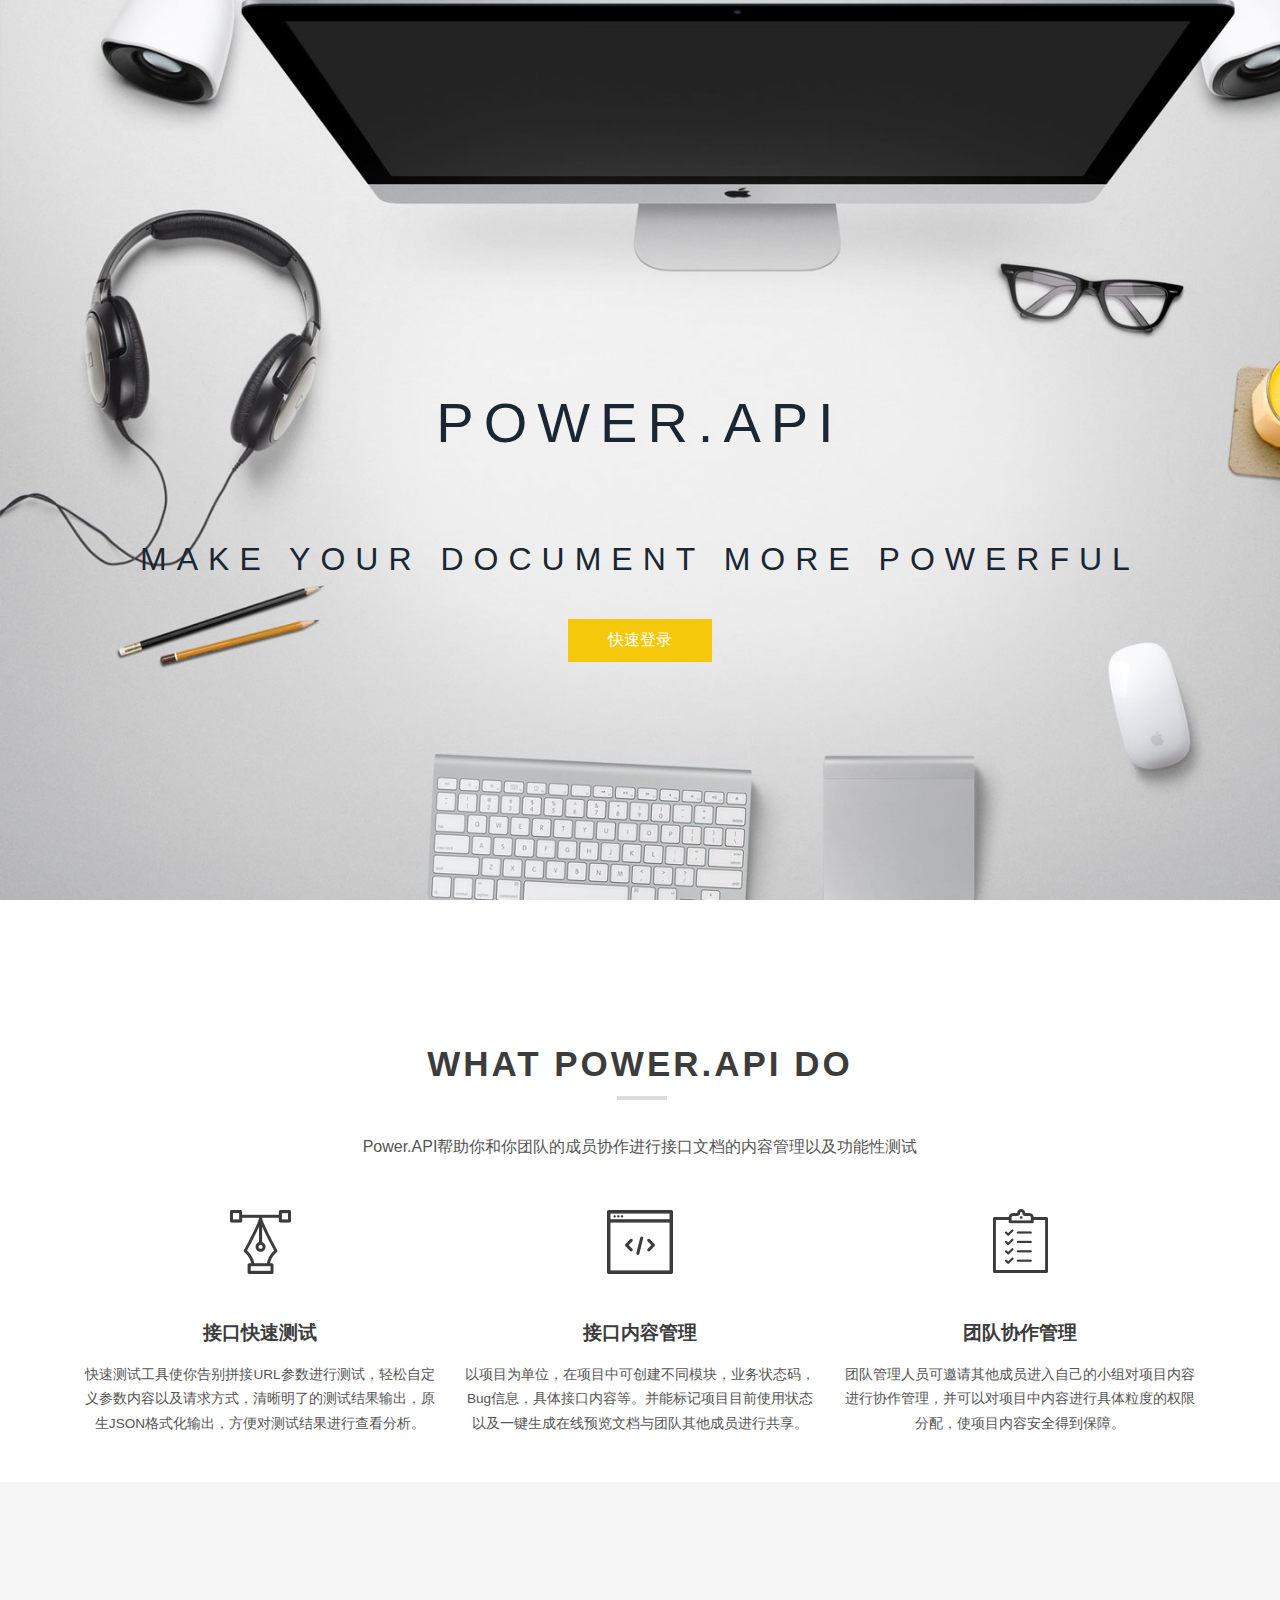
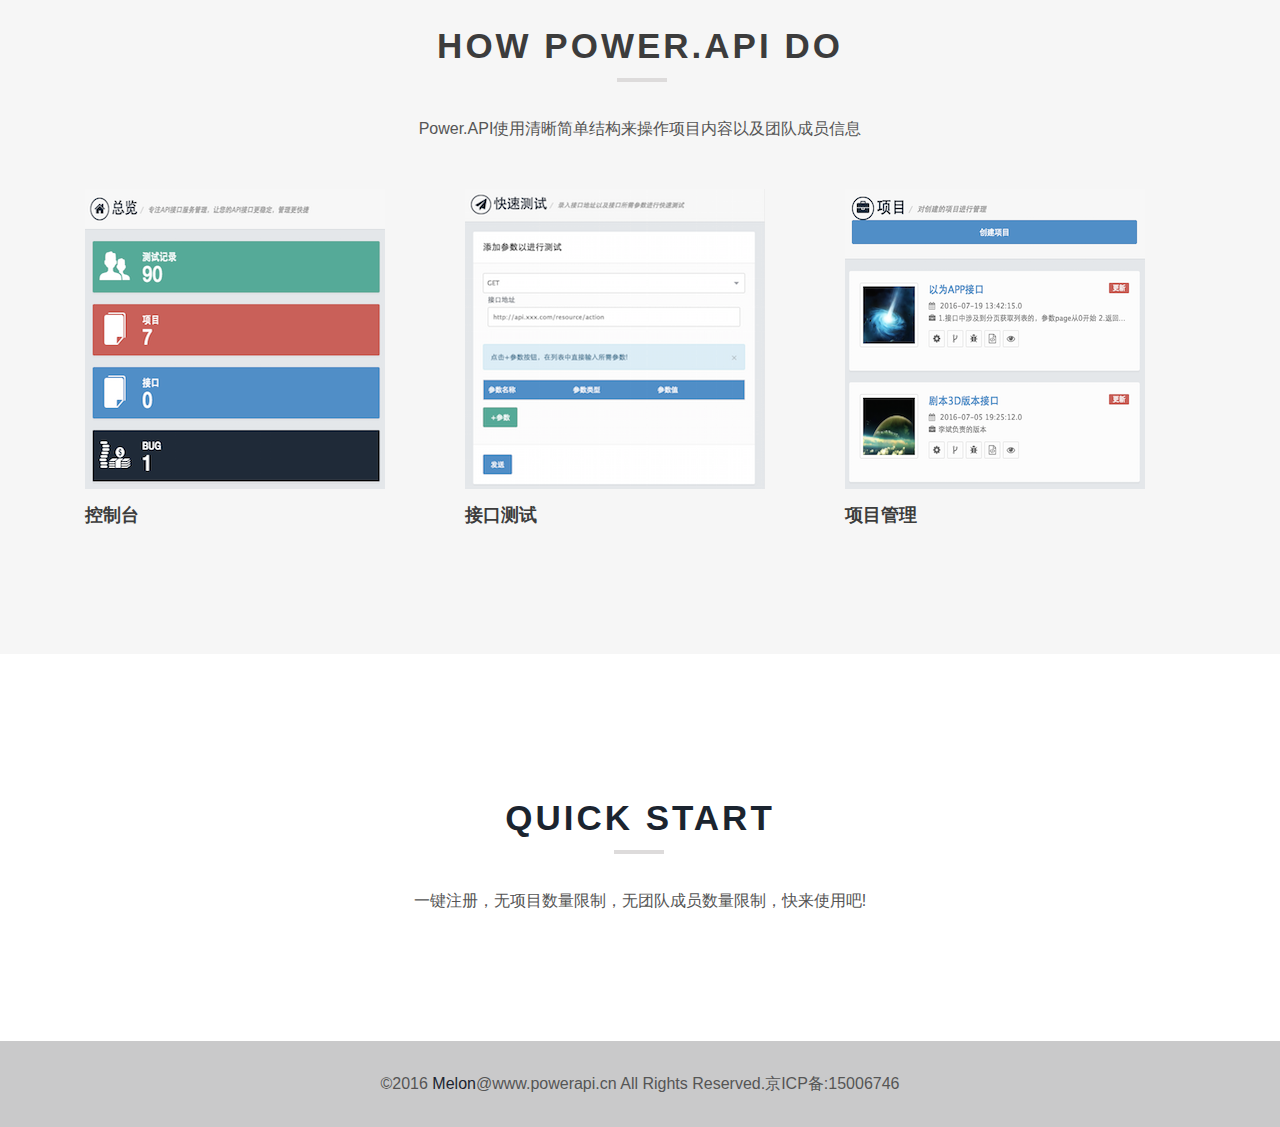
<file: src/main/webapp/index.html>
<!DOCTYPE HTML>
<html>
<head>
    <title>[Power.API] Make your document more powerful.</title>
    <meta name="viewport" content="width=device-width, initial-scale=1">
    <meta http-equiv="Content-Type" content="text/html; charset=utf-8"/>
    <meta name="keywords" content="PowerApi"/>
    <link rel="shortcut icon" href="static/images/logo.jpg" type="image/jpg">
    <link href="static/css/bootstrap.css" rel='stylesheet' type='text/css'/>
    <link href="static/css/style.css" rel='stylesheet' type='text/css'/>
    <link href="static/css/magnific-popup.css" rel="stylesheet" type="text/css">
    <link href="static/css/owl.carousel.css" rel="stylesheet">
</head>
<body>
<div class="header">
    <div class="container">
        <h1>Power.Api</h1>
        <br/> <br/> <br/>
        <h2>Make your document more powerful</h2>
        <div class="header_arrow">
            <div class="contact">
                <div class="col-sm-12 grid_2">
                    <form action="signin_view.do">
                        <input type="submit" value="快速登录">
                    </form>
                </div>
                <div class="clearfix"></div>
            </div>
        </div>
    </div>
</div>
<div class="content_middle_bottom">
    <div class="container">
        <h3 class="tz-title-3">What Power.Api Do</h3>
        <h4>Power.API帮助你和你团队的成员协作进行接口文档的内容管理以及功能性测试</h4>
        <div class="grid_2 text-center">
            <div class="col-md-4 box_1">
                <span class="top-icon1"> </span>
                <h3>接口快速测试</h3>
                <p>快速测试工具使你告别拼接URL参数进行测试，轻松自定义参数内容以及请求方式，清晰明了的测试结果输出，原生JSON格式化输出，方便对测试结果进行查看分析。</p>
            </div>
            <div class="col-md-4 box_1">
                <span class="top-icon2"> </span>
                <h3>接口内容管理</h3>
                <p>以项目为单位，在项目中可创建不同模块，业务状态码，Bug信息，具体接口内容等。并能标记项目目前使用状态以及一键生成在线预览文档与团队其他成员进行共享。</p>
            </div>
            <div class="col-md-4 box_1">
                <span class="top-icon3"> </span>
                <h3>团队协作管理</h3>
                <p>团队管理人员可邀请其他成员进入自己的小组对项目内容进行协作管理，并可以对项目中内容进行具体粒度的权限分配，使项目内容安全得到保障。</p>
            </div>
            <div class="clearfix"></div>
        </div>
    </div>
    <br/> <br/>
</div>
<div class="content_middle">
    <div class="container">
        <h3 class="tz-title-3">How Power.Api do</h3>
        <p>Power.API使用清晰简单结构来操作项目内容以及团队成员信息</p>
        <div class="grid_1">
            <div class="col-md-4 team-grid">
                <div class="view view-first">
                    <div class="index_img">
                        <img src="static/images/welcome/pic1.jpg" class="img-responsive" alt=""/>
                    </div>
                </div>
                <h3>控制台</h3>
            </div>
            <div class="col-md-4 team-grid">
                <div class="view view-first">
                    <div class="index_img">
                        <img src="static/images/welcome/pic3.jpg" class="img-responsive" alt=""/>
                    </div>
                </div>
                <h3>接口测试</h3>
            </div>
            <div class="col-md-4 team-grid">
                <div class="view view-first">
                    <div class="index_img">
                        <img src="static/images/welcome/pic4.jpg" class="img-responsive" alt=""/>
                    </div>
                </div>
                <h3>项目管理</h3>
            </div>
        </div>
    </div>
</div>
<div class="contact">
    <div class="content_middle_bottom">
        <h3 class="tz-title-3">
            <a href="./signin_view.do">Quick Start</a>
        </h3>
        <h4>一键注册，无项目数量限制，无团队成员数量限制，快来使用吧!</h4>
    </div>
</div>
<div class="footer">
    <div class="copy">
        <p>
            &copy;2016 <a href="http://www.melonlee.com">Melon</a>@www.powerapi.cn
            All Rights Reserved.京ICP备:15006746
        </p>
    </div>
</div>
</body>
</html>
</file>
<file: src/main/webapp/static/css/style.css>
h4, h5, h6, h1, h2, h3 {
	margin-top: 0;
}

ul, ol {
	margin: 0;
}

p {
	margin: 0;
}

html, body {
	font-family: 'Lato', sans-serif;
	font-size: 100%;
	background: #FFf;
}

body a {
	transition: 0.5s all;
	-webkit-transition: 0.5s all;
	-moz-transition: 0.5s all;
	-o-transition: 0.5s all;
	-ms-transition: 0.5s all;
}

.header {
	background: url(../images/welcome/banner.jpg) no-repeat;
	background-size: cover;
	-webkit-background-size: cover;
	-moz-background-size: cover;
	-o-background-size: cover;
	min-height: 900px;
	text-align: center;
}

.header h1 {
	color: #1a2733;
	text-transform: uppercase;
	font-size: 3.5em;
	font-weight: 400;
	margin-top: 7em;
	letter-spacing: 10px;
	margin-bottom: 20px;
}

.header h2 {
	color: #1a2733;
	text-transform: uppercase;
	font-size: 2em;
	font-weight: 400;
	letter-spacing: 10px;
}

.header p {
	color: #1a2733;
	text-transform: uppercase;
	font-size: 1em;
	font-weight: 400;
	line-height: 1.8em;
	width: 66%;
	margin: 3em auto 0;
}

.header_arrow a span {
	width: 36px;
	height: 35px;
	display: inline-block;
	background: url(../images/welcome/arrow.png) no-repeat 0px 0px;
	vertical-align: middle;
	margin-top: 5em;
}

.content_top {
	padding: 8em 0;
}

.tz-title-3 {
	display: block;
	color: #3c3c3c;
	font-size: 35px;
	font-weight: 800;
	line-height: 24px;
	margin: 0;
	padding: 24px 0;
	position: relative;
	text-align: center;
	margin-bottom: 1em;
	text-transform: uppercase;
	letter-spacing: 3px;
}

.tz-title-3:after {
	position: absolute;
	width: 50px;
	height: 4px;
	margin-left: 0;
	left: 48%;
	background: #dddbdb;
	content: '';
	bottom: 0;
}

.content_top {
	text-align: center;
}

.content_top img {
	display: inline-block;
}

.content_top p, .content_middle p {
	color: #555;
	font-size: 1em;
	line-height: 1.5em;
	width: 50%;
	margin: 0 auto 3em auto;
	text-align: center;
	font-weight: 400;
}

.content_middle {
	background: #f6f6f6;
	padding: 8em 0;
}

a.play-icon {
	position: relative;
}

a.play-icon span {
	width: 30px;
	height: 33px;
	display: inline-block;
	background: url(../images/welcome/video.png) no-repeat 0px 0px;
	position: absolute;
	top: 0;
	right: 330px;
	transition: 0.5s all;
	-webkit-transition: 0.5s all;
	-moz-transition: 0.5s all;
	-o-transition: 0.5s all;
	-ms-transition: 0.5s all;
}

.view {
	overflow: hidden;
	position: relative;
	text-align: center;
	cursor: default;
}

.view .mask, .view .content {
	position: absolute;
	overflow: hidden;
	top: 0;
	left: 0;
	cursor: pointer;
	width: 100%;
	height: 100%;
}

.view img {
	display: block;
	position: relative;
}

.view-first img {
	-webkit-transition: all 0.2s linear;
	-moz-transition: all 0.2s linear;
	-o-transition: all 0.2s linear;
	-ms-transition: all 0.2s linear;
	transition: all 0.2s linear;
}

.view-first .mask {
	-ms-filter: "progid: DXImageTransform.Microsoft.Alpha(Opacity=0)";
	filter: alpha(opacity = 0);
	opacity: 0;
	background-color: #f6cd23;
	-webkit-transition: all 0.4s ease-in-out;
	-moz-transition: all 0.4s ease-in-out;
	-o-transition: all 0.4s ease-in-out;
	-ms-transition: all 0.4s ease-in-out;
	transition: all 0.4s ease-in-out;
}

.view-first ul.mask_img {
	-webkit-transform: translateY(100px);
	-moz-transform: translateY(100px);
	-o-transform: translateY(100px);
	-ms-transform: translateY(100px);
	transform: translateY(100px);
	-ms-filter: "progid: DXImageTransform.Microsoft.Alpha(Opacity=0)";
	filter: alpha(opacity = 0);
	opacity: 0;
	-webkit-transition: all 0.2s linear;
	-moz-transition: all 0.2s linear;
	-o-transition: all 0.2s linear;
	-ms-transition: all 0.2s linear;
	transition: all 0.2s linear;
}

.view-first:hover img {
	-webkit-transform: scale(1.1, 1.1);
	-moz-transform: scale(1.1, 1.1);
	-o-transform: scale(1.1, 1.1);
	-ms-transform: scale(1.1, 1.1);
	transform: scale(1.1, 1.1);
}

.view-first a.info {
	-ms-filter: "progid: DXImageTransform.Microsoft.Alpha(Opacity=0)";
	filter: alpha(opacity = 0);
	opacity: 0;
	-webkit-transition: all 0.2s ease-in-out;
	-moz-transition: all 0.2s ease-in-out;
	-o-transition: all 0.2s ease-in-out;
	-ms-transition: all 0.2s ease-in-out;
	transition: all 0.2s ease-in-out;
}

.view-first:hover .mask {
	-ms-filter: "progid: DXImageTransform.Microsoft.Alpha(Opacity=100)";
	filter: alpha(opacity = 100);
	opacity: 1;
}

.view-first:hover h2, .view-first:hover ul.mask_img, .view-first:hover a.info
	{
	-ms-filter: "progid: DXImageTransform.Microsoft.Alpha(Opacity=100)";
	filter: alpha(opacity = 100);
	opacity: 1;
	-webkit-transform: translateY(0px);
	-moz-transform: translateY(0px);
	-o-transform: translateY(0px);
	-ms-transform: translateY(0px);
	transform: translateY(0px);
}

.view-first:hover ul.mask_img {
	-webkit-transition-delay: 0.1s;
	-moz-transition-delay: 0.1s;
	-o-transition-delay: 0.1s;
	-ms-transition-delay: 0.1s;
	transition-delay: 0.1s;
}

ul.f_social {
	padding: 0;
	margin: 39% 0 0 0;
	list-style: none;
	text-align: center;
}

ul.f_social li:first-child, ul.c_social li:first-child {
	margin-left: 0;
}

ul.f_social li {
	display: inline-block;
	margin-right: 5px;
}

ul.f_social li a i {
	width: 45px;
	height: 45px;
	display: block;
	background: url(../images/welcome/social.png) no-repeat;
}

ul.f_social li a i.tw {
	background-position: -12px -14px;
}

ul.f_social li a i.fb {
	background-position: -74px -15px;
}

ul.f_social li a i.g {
	background-position: -135px -15px;
}

.team-grid h3 {
	color: #3c3c3c;
	font-size: 1.1em;
	text-transform: capitalize;
	font-weight: 600;
	margin: 1em 0 0 0;
}

.team-grid h4 {
	color: #999;
	font-size: 0.85em;
	text-transform: capitalize;
	margin: 3px 0 0 0;
}

.box_1 span {
	width: 70px;
	height: 70px;
	display: inline-block;
	background: url(../images/welcome/icons.png) no-repeat 0px 0px;
}

.box_1 h3 {
	text-transform: uppercase;
	color: #3c3c3c;
	font-size: 1.2em;
	font-weight: 600;
	margin: 2em 0 1em;
}

.box_1:hover h3 {
	color: #f6cd23;
}

.box_1 span.top-icon1 {
	background-position: -16px -15px;
}

.box_1:hover span.top-icon1 {
	background-position: -16px -117px;
}

.box_1 span.top-icon2 {
	background-position: -116px -15px;
}

.box_1:hover span.top-icon2 {
	background-position: -116px -114px;
}

.box_1 span.top-icon3 {
	background-position: -212px -15px;
}

.box_1:hover span.top-icon3 {
	background-position: -212px -110px;
}

.box_1 p {
	color: #555;
	font-size: 0.85em;
	line-height: 1.8em;
	text-align: center;
	font-weight: 400;
}

.content_middle_bottom h4 {
	color: #555;
	font-size: 1em;
	line-height: 1.5em;
	width: 50%;
	margin: 0 auto 3em auto;
	text-align: center;
	font-weight: 400;
}

.content_middle_bottom {
	padding: 8em 0 0 0;
}
/***** Slider *****/
.index-banner {
	min-height: 400px;
}

.banner-wrap {
	padding: 0 0 2em 0;
}

.wmuSlider {
	position: relative;
	overflow: hidden;
	margin-bottom: 8em;
}

.wmuSlider .wmuSliderWrapper article img {
	/*--max-width: 100%;
	width: auto;
	height: auto;
	display:block;--*/
	
}
/* Default Skin */
.wmuSliderPagination {
	z-index: 2;
	position: absolute;
	right: 50%;
	bottom: 0px;
}

ul.wmuSliderPagination {
	padding: 0;
}

.wmuSliderPagination li {
	float: left;
	margin: 0 8px 0 0;
	list-style-type: none;
}

.wmuSliderPagination a {
	display: block;
	text-indent: -9999px;
	width: 10px;
	height: 10px;
	background: #e6e5e5;
	border-radius: 50px;
	-webkit-border-radius: 50px;
	-moz-border-radius: 50px;
	-o-border-radius: 50px;
}

.wmuSliderPagination a.wmuActive {
	background: #f6c80c;
}
/* Default Skin */
.wmuGallery .wmuGalleryImage {
	margin-bottom: 10px;
}

ul.gallery {
	padding: 0;
	margin: 0;
	list-style: none;
}

ul.gallery li {
	width: 33%;
	float: left;
	margin-right: 0.5%;
}

ul.gallery li.last {
	margin-right: 0;
}

.work {
	margin-top: 8em;
}

.client {
	background: url(../images/welcome/client.jpg) no-repeat center top;
	background-size: cover;
	-webkit-background-size: cover;
	-moz-background-size: cover;
	-o-background-size: cover;
	min-height: 550px;
	padding-top: 7em;
}

h3.client_head {
	color: #fff;
	font-weight: 600;
}

.client_desc h4 {
	color: #fff;
	font-size: 1em;
	line-height: 1.5em;
	width: 50%;
	margin: 0 auto 3em auto;
	text-align: center;
	font-weight: 300;
}

.ocarousel_window {
	width: 100%;
}

.ocarousel {
	display: none;
	padding: 20px 0;
	position: relative;
}

.ocarousel span a.prev, .ocarousel span a.next {
	position: absolute;
	top: 38%;
}

.ocarousel span a.prev {
	left: 0;
	font-size: 3em;
	color: #F94B4B
}

.ocarousel span a.next {
	right: 0;
	font-size: 3em;
	color: #F94B4B
}

.ocarousel span a img {
	padding-top: 5px;
}

.ocarousel_window {
	overflow: hidden;
	white-space: nowrap;
	/* default size */
	width: 90%;
	margin: 0 auto;
}

.ocarousel_window_slides {
	position: relative;
	margin: 0 auto;
	overflow: hidden;
	width: 50000px;
	white-space: nowrap;
}

.ocarousel_window_slides * {
	float: left;
	white-space: normal;
	margin: 0 5px;
}

.ocarousel_indicators {
	width: 100%;
}

.contact {
	margin-bottom: 8em;
}

ul.span_1 {
	margin: 7em 0 0;
	padding: 0;
	list-style: none;
	text-align: center;
}

ul.span_1 li {
	width: 19%;
	display: inline-block;
}

.grid_2 input[type="text"] {
	padding: 15px 0;
	width: 80%;
	font-size: 0.8125em;
	margin: 10px 0;
	color: #999;
	background: none;
	outline: none;
	background: none;
	border-bottom: 1px solid #D4D4D4;
	border-top: none;
	border-left: none;
	border-right: none;
}

.grid_2 textarea {
	background: none;
	display: block;
	width: 80%;
	padding: 15px 0;
	border-bottom: 1px solid #D4D4D4;
	border-top: none;
	border-left: none;
	border-right: none;
	outline: none;
	margin: 3px 0;
	font-size: 0.8125em;
	color: #999;
	height: 100px;
	resize: none;
}

.grid_2 input[type="submit"] {
	-webkit-appearance: none;
	cursor: pointer;
	border: none;
	outline: none;
	background: none;
	color: #fff;
	background: #f6c80c;
	padding: 10px 40px;
	margin-top: 2em;
}

.grid_2 input[type="submit"]:hover {
	background: #000;
}

.c_social {
	padding: 0;
	margin: 3em 0 0 0;
	list-style: none;
}

.c_social li {
	margin-bottom: 2px;
}

i.behance {
	width: 160px;
	height: 45px;
	display: block;
	background: url(../images/welcome/social.png) no-repeat 52px -70px #0e9ef9;
}

i.behance:hover {
	background: url(../images/welcome/social.png) no-repeat 52px -70px #0290EA;
}

i.twitter {
	width: 160px;
	height: 45px;
	display: block;
	background: url(../images/welcome/social.png) no-repeat 55px -119px #51d7fd;
}

i.twitter:hover {
	background: url(../images/welcome/social.png) no-repeat 55px -119px #21cdfe;
}

i.dribble {
	width: 160px;
	height: 45px;
	display: block;
	background: url(../images/welcome/social.png) no-repeat 55px -163px #fa4e9b;
}

i.dribble:hover {
	background: url(../images/welcome/social.png) no-repeat 55px -163px #FD2083;
}

i.facebook {
	width: 160px;
	height: 45px;
	display: block;
	background: url(../images/welcome/social.png) no-repeat 55px -210px #2a63ab;
}

i.facebook:hover {
	background: url(../images/welcome/social.png) no-repeat 55px -210px #1353A4;
}

i.google {
	width: 160px;
	height: 45px;
	display: block;
	background: url(../images/welcome/social.png) no-repeat 55px -256px #f13131;
}

i.google:hover {
	background: url(../images/welcome/social.png) no-repeat 55px -256px #E50303;
}

.copy {
	background: #c9c9ca;
	padding: 2em 0;
	text-align: center;
}

.copy p {
	font-size: 1em;
	color: #555;
	font-weight: 500;
}

#toTop {
	display: none;
	text-decoration: none;
	position: fixed;
	bottom: 10px;
	right: 10px;
	overflow: hidden;
	width: 48px;
	height: 48px;
	border: none;
	text-indent: 100%;
	background: url("../images/welcome/top.png") no-repeat 0px 0px;
}
/*--responsive design--*/
@media ( max-width :1024px) {
	.header {
		min-height: 520px;
	}
	.header h1 {
		font-size: 3em;
		margin-top: 4em;
	}
	.header h2 {
		font-size: 1.5em;
	}
	.header_arrow a span {
		margin-top: 3em;
	}
}

@media ( max-width :920px) {
	.header h1 {
		font-size: 2.5em;
		margin-top: 4em;
	}
	.header h2 {
		font-size: 1.3em;
	}
	.header p {
		font-size: 0.85em;
	}
	.header_arrow a span {
		margin-top: 2em;
	}
	.header {
		min-height: 460px;
	}
	.content_top, .content_middle {
		padding: 3em 0;
	}
	.tz-title-3 {
		font-size: 28px;
	}
	.content_middle {
		background: #f6f6f6;
	}
	.col-md-3.team-grid {
		width: 50%;
		float: left;
		margin-bottom: 2em;
	}
	.view .mask, .view .content {
		width: 87%;
		height: 100%;
	}
	.content_middle_bottom {
		padding: 3em 0 0 0;
	}
	.box_1 h3 {
		margin: 1em 0 0.5em;
	}
	.col-md-4.box_1 {
		margin-bottom: 2em;
	}
	.work {
		margin-top: 2em;
	}
	ul.span_1 {
		margin: 3em 0 0;
	}
	.client {
		min-height: 390px;
		padding-top: 3em;
	}
	.col-sm-10 {
		width: 74.333333%;
	}
	.contact {
		margin-bottom: 4em;
	}
}

@media ( max-width :640px) {
	.header h1 {
		font-size: 2em;
	}
	.header h2 {
		font-size: 1.1em;
	}
	.header p, .content_middle_bottom h4 {
		font-size: 0.85em;
		width: 75%;
	}
	.header {
		min-height: 410px;
	}
	.content_top p, .content_middle p {
		width: 70%;
	}
	.view .mask, .view .content {
		width: 100%;
		height: 100%;
	}
	.col-sm-10 {
		width: 100%;
	}
}

@media ( max-width :480px) {
	.header h1 {
		font-size: 1.5em;
	}
	.header h2 {
		font-size: 0.95em;
	}
	.header p, .content_middle_bottom h4 {
		font-size: 0.85em;
		width: 100%;
	}
	.header {
		min-height: 370px;
	}
	.header p {
		margin: 2em auto 0;
	}
	.tz-title-3 {
		font-size: 25px;
		padding: 15px 0;
	}
	.tz-title-3:after {
		left: 44%;
	}
	.content_top p, .content_middle p {
		width: 90%;
	}
	ul.f_social li {
		margin-right: 0px;
	}
	.box_1 h3 {
		font-size: 1em;
	}
	.client {
		min-height: 320px;
	}
}

@media ( max-width :375px) {
	.header h1 {
		font-size: 1.3em;
		letter-spacing: 5px;
	}
	.header h2 {
		font-size: 0.95em;
		letter-spacing: 5px;
	}
	.header p {
		font-size: 12px;
	}
	.header_arrow a span {
		margin-top: 1em;
	}
	.header {
		min-height: 330px;
	}
	.tz-title-3 {
		font-size: 20px;
		padding: 10px 0;
	}
	.content_top p, .content_middle p {
		width: 90%;
		font-size: 0.85em;
		margin: 0 auto 2em auto;
	}
	.col-md-3.team-grid {
		padding: 0;
	}
	.copy {
		padding: 1em 0;
	}
	.copy p {
		font-size: 0.85em;
	}
}

@media ( max-width :320px) {
	.container {
		padding: 0 10px;
	}
	.team-grid h3 {
		font-size: 1em;
	}
	.content_middle {
		padding: 3em 0 1em 0;
	}
	.content_top {
		padding: 2em 0;
	}
	.contact {
		margin-bottom: 2em;
	}
	.header p {
		margin: 1em auto 0;
	}
	.header {
		min-height: 300px;
		zoom: .90;
	}
	.header_arrow a span {
		margin-top: 10px;
	}
	.header h1 {
		margin-bottom: 10px;
	}
}
</file>
